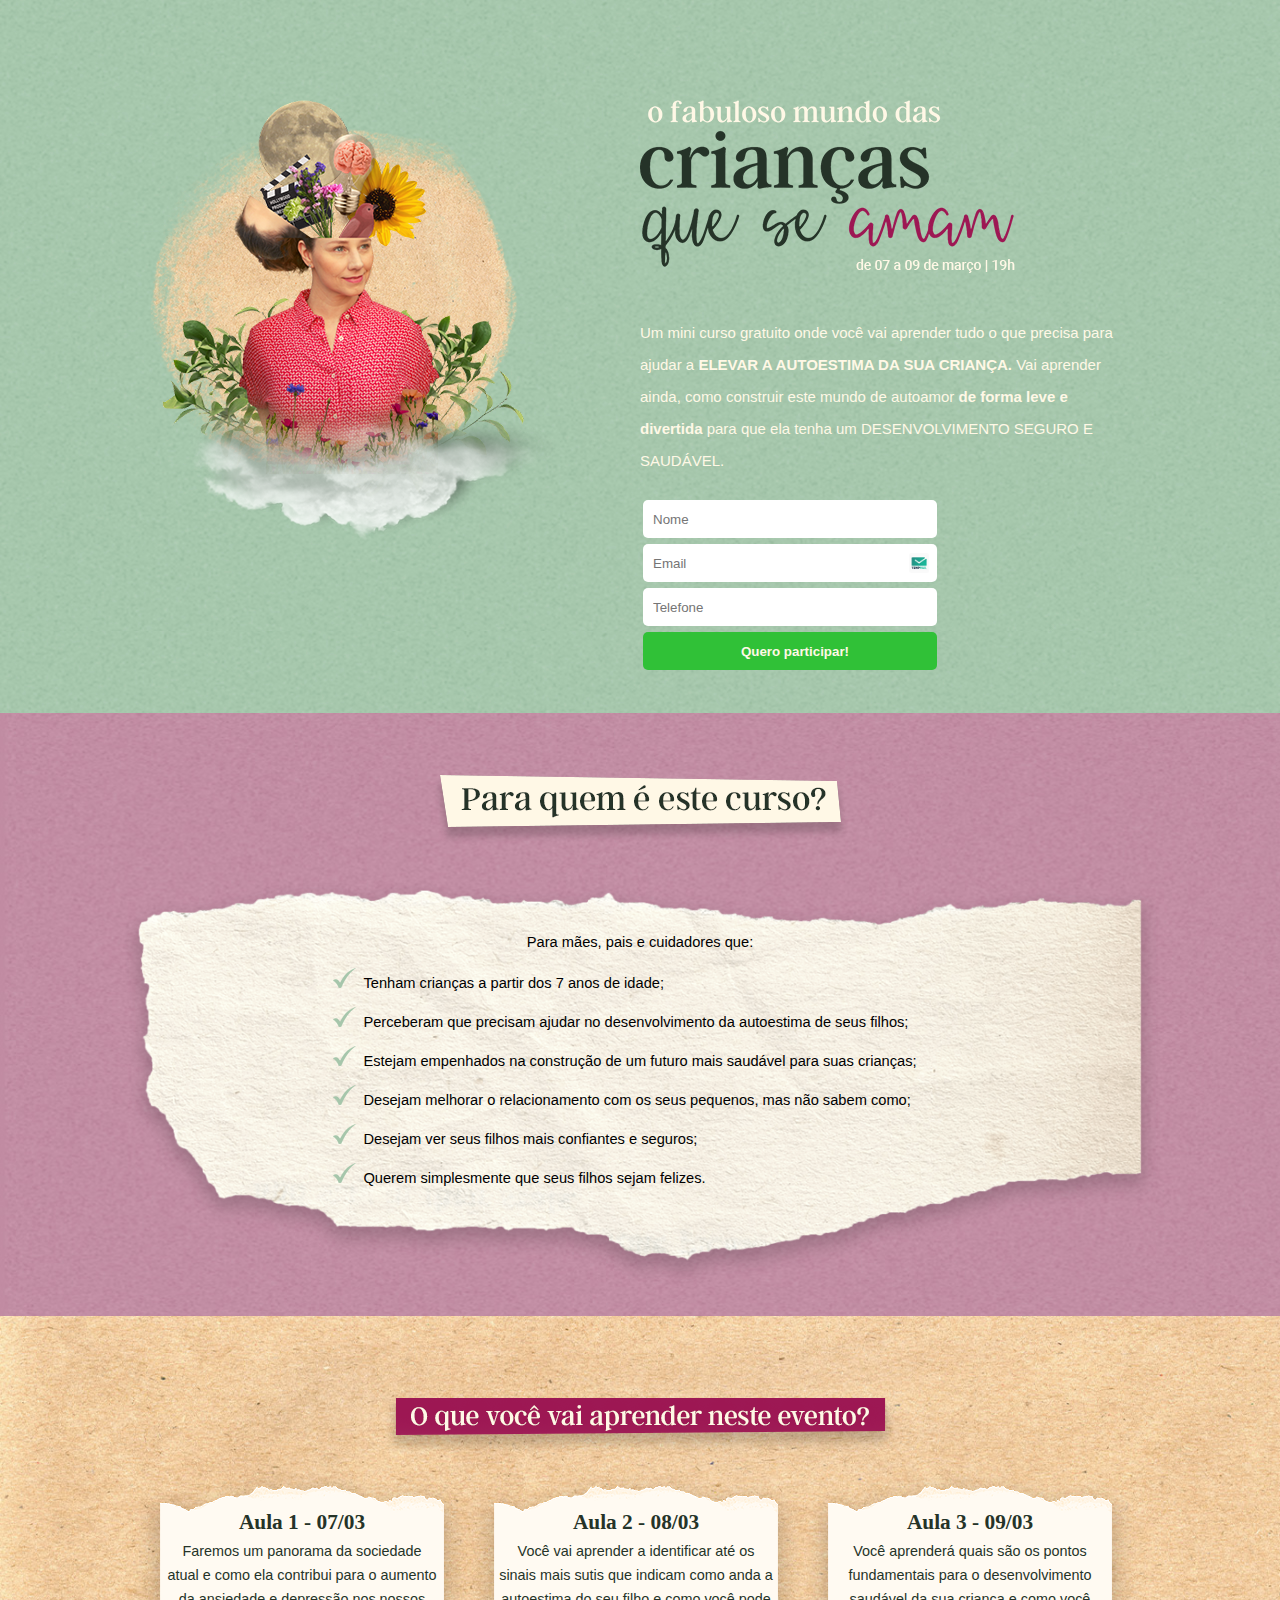
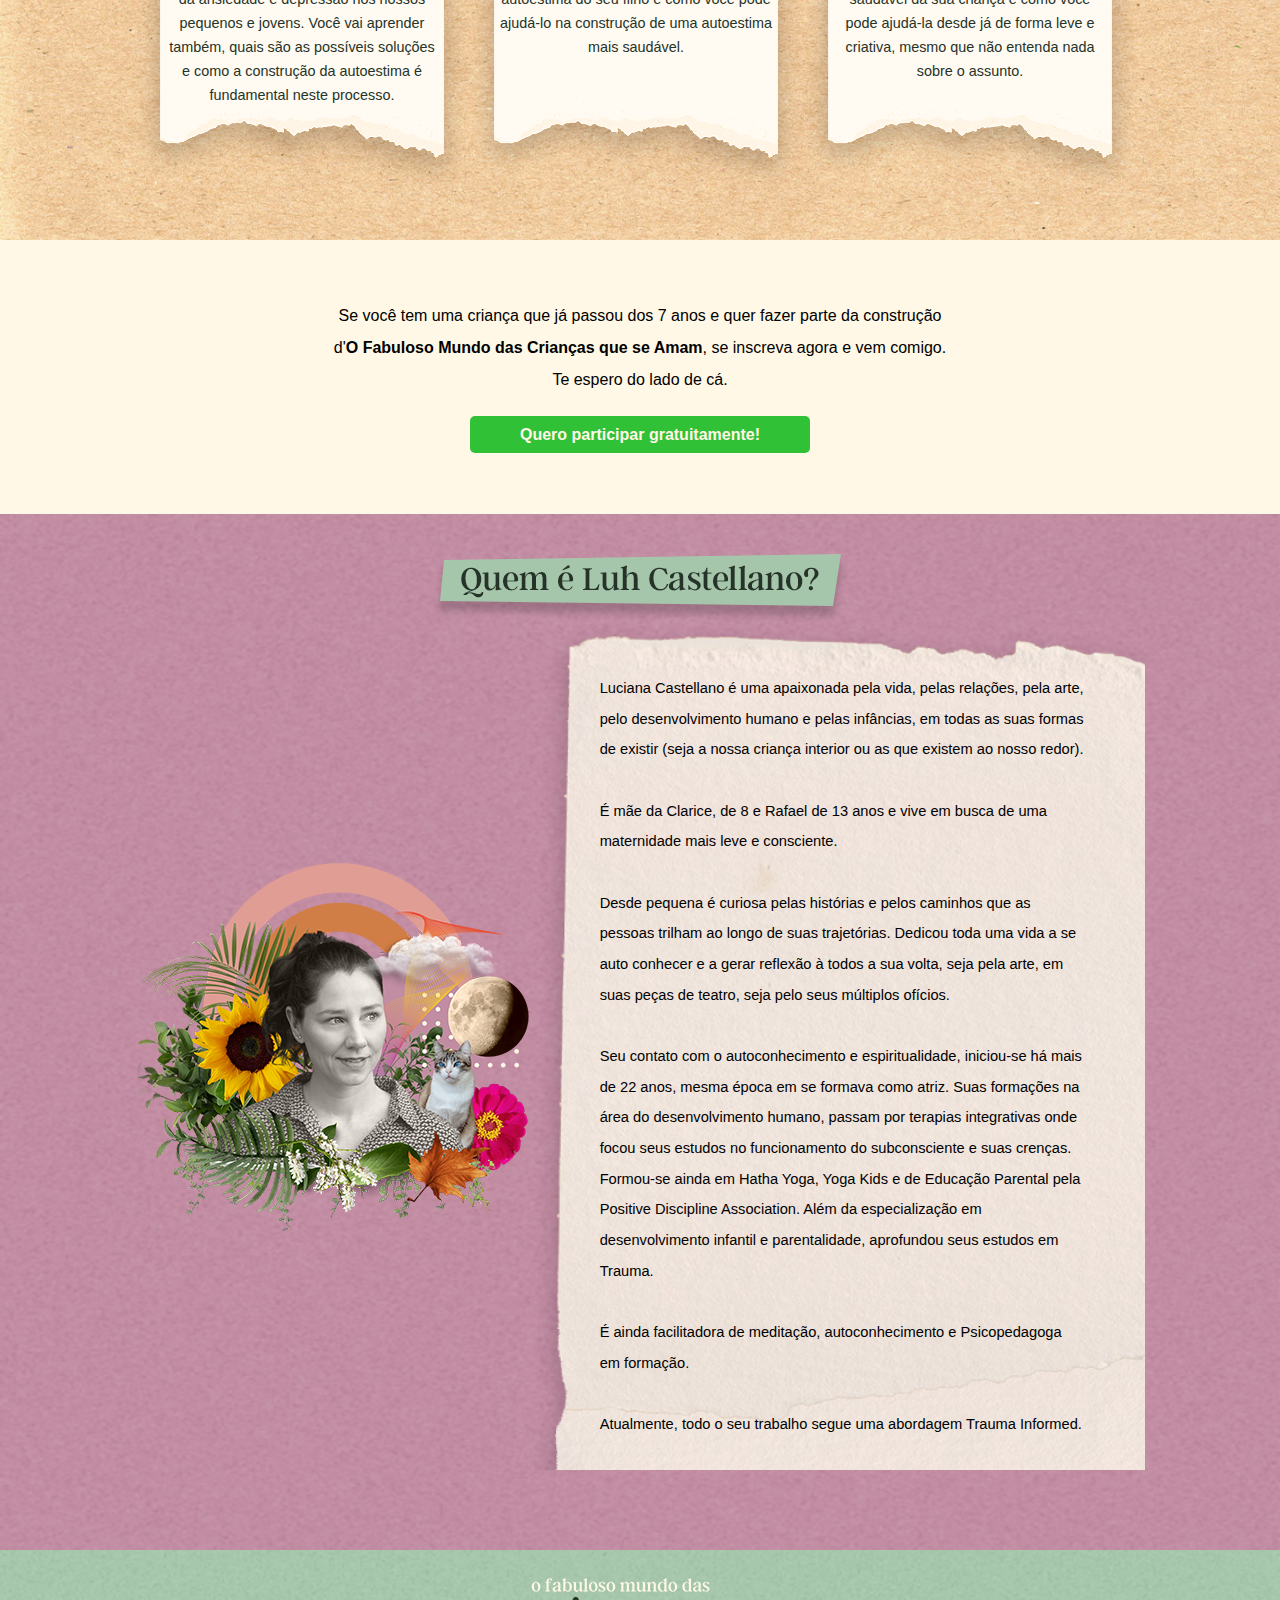
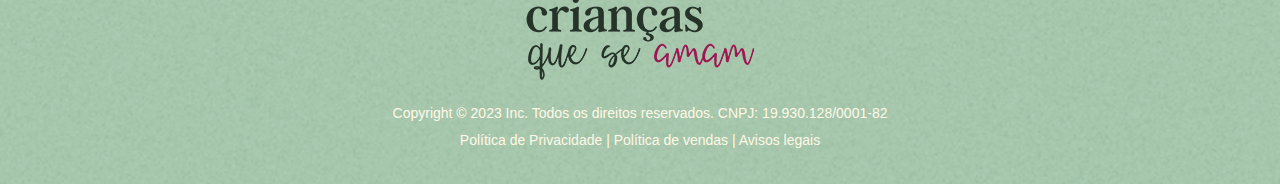
<file: index.html>
<!DOCTYPE html>
<html lang="en">
  <head>
    <meta charset="UTF-8" />
    <meta name="viewport" content="width=device-width, initial-scale=1.0" />
    <link rel="icon" type="image/png" href="./assets/images/collage-lu-2.png" />
    <title>O Fabuloso Mundo das Crianças que se Amam</title>
    <link rel="stylesheet" href="./css/styles.css" />
  </head>
  <body>
    <div class="header">
      <div class="conteudo" id="inscricao">
        <div class="collage1">
          <img
            class="imgcollage1"
            src="./assets/images/collage-lu-1.png"
            alt="luh-collage-1"
          />
        </div>
        <div class="logo">
          <div class="centerLogo">
            <img
              class="imglogo1"
              src="./assets/images/logo-1.png"
              alt="logo-1"
            />
          </div>
          <h1 class="titleHeader">
            Um mini curso gratuito onde você vai aprender tudo o que precisa
            para ajudar a <b>ELEVAR A AUTOESTIMA DA SUA CRIANÇA.</b> Vai
            aprender ainda, como construir este mundo de autoamor
            <b>de forma leve e divertida </b>para que ela tenha um
            DESENVOLVIMENTO SEGURO E SAUDÁVEL.
          </h1>
          <formulario
            ><form
              class="form"
              action="https://gmail.us12.list-manage.com/subscribe/post?u=dc71446deaa3185d66d6b079e&amp;id=57480ae7d2&amp;f_id=004db9e0f0"
              method="post"
            >
              <input type="text" name="NAME" placeholder="Nome" /><input
                type="email"
                name="EMAIL"
                placeholder="Email"
                style="
                  background-image: url('[data-uri]') !important;
                  background-repeat: no-repeat;
                  background-size: 20px;
                  background-position: 97% center;
                  cursor: auto;
                "
                data-temp-mail-org="0"
              /><input
                type="tel"
                name="TELEFONE"
                placeholder="Telefone"
              /><input
                class="btn"
                type="submit"
                value="Quero participar!"
              /></form
          ></formulario>
        </div>
      </div>
    </div>
    <section class="bg__PraQuem">
      <div class="tituloPraQuem">
        <img
          class="imgTituloPraQuem"
          src="./assets/images/titulo3.png"
          alt="Título: Pra quem é este Curso?"
        />
      </div>
      <div class="bg__Papel__PraQuem">
        <div class="textoPraQuem">
          <p class="p__ParaQuem">Para mães, pais e cuidadores que:</p>
          <br />
          <ul class="ul">
            <li>Tenham crianças a partir dos 7 anos de idade;</li>
            <br />
            <li>
              Perceberam que precisam ajudar no desenvolvimento da autoestima de
              seus filhos;
            </li>
            <br />
            <li>
              Estejam empenhados na construção de um futuro mais saudável para
              suas crianças;
            </li>
            <br />
            <li>
              Desejam melhorar o relacionamento com os seus pequenos, mas não
              sabem como;
            </li>
            <br />
            <li>Desejam ver seus filhos mais confiantes e seguros;</li>
            <br />
            <li>Querem simplesmente que seus filhos sejam felizes.</li>
          </ul>
        </div>
      </div>
    </section>
    <section class="conteudoAulas">
      <div class="conteudo2">
        <div class="titulo1">
          <img
            class="img002"
            src="./assets/images/titulo1.png"
            alt="O-que-voce-vai-aprender-neste-evento"
          />
        </div>
        <div class="aulas">
          <div class="aula1">
            <div class="pAula">
              <h2 class="h2ConteudoAulas">Aula 1 - 07/03</h2>
              <p>
                Faremos um panorama da sociedade atual e como ela contribui para
                o aumento da ansiedade e depressão nos nossos pequenos e jovens.
                Você vai aprender também, quais são as possíveis soluções e como
                a construção da autoestima é fundamental neste processo.
              </p>
            </div>
          </div>
          <div class="aula2">
            <div class="pAula">
              <h2 class="h2ConteudoAulas">Aula 2 - 08/03</h2>
              <p>
                Você vai aprender a identificar até os sinais mais sutis que
                indicam como anda a autoestima do seu filho e como você pode
                ajudá-lo na construção de uma autoestima mais saudável.
              </p>
            </div>
          </div>
          <div class="aula3">
            <div class="pAula">
              <h2 class="h2ConteudoAulas">Aula 3 - 09/03</h2>
              <p>
                Você aprenderá quais são os pontos fundamentais para o
                desenvolvimento saudável da sua criança e como você pode
                ajudá-la desde já de forma leve e criativa, mesmo que não
                entenda nada sobre o assunto.
              </p>
            </div>
          </div>
        </div>
      </div>
    </section>
    <section class="cta">
      <div class="conteudo4">
        <p class="p2">
          Se você tem uma criança que já passou dos 7 anos e quer fazer parte da
          construção <br />d'<b>O Fabuloso Mundo das Crianças que se Amam</b>,
          se inscreva agora e vem comigo.<br />
          Te espero do lado de cá.
        </p>
        <a class="btn2" href="#inscricao">Quero participar gratuitamente!</a>
      </div>
    </section>
    <section class="sobre">
      <div class="titulo2">
        <img
          class="img_itulo_sobre"
          src="./assets/images/titulo2.png"
          alt="quem-e-luh-castellano"
        />
      </div>
      <div class="conteudo3">
        <div class="collage2">
          <img
            class="img_collage"
            src="./assets/images/collage-lu-2.png"
            alt="luh-collage-2"
          />
        </div>
        <div class="textoSobre">
          <div class="p1">
            <p>
              Luciana Castellano é uma apaixonada pela vida, pelas relações,
              pela arte, pelo desenvolvimento humano e pelas infâncias, em todas
              as suas formas de existir (seja a nossa criança interior ou as que
              existem ao nosso redor).<br /><br />É mãe da Clarice, de 8 e
              Rafael de 13 anos e vive em busca de uma maternidade mais leve e
              consciente.<br /><br />Desde pequena é curiosa pelas histórias e
              pelos caminhos que as pessoas trilham ao longo de suas
              trajetórias. Dedicou toda uma vida a se auto conhecer e a gerar
              reflexão à todos a sua volta, seja pela arte, em suas peças de
              teatro, seja pelo seus múltiplos ofícios.<br /><br />Seu contato
              com o autoconhecimento e espiritualidade, iniciou-se há mais de 22
              anos, mesma época em se formava como atriz. Suas formações na área
              do desenvolvimento humano, passam por terapias integrativas onde
              focou seus estudos no funcionamento do subconsciente e suas
              crenças. Formou-se ainda em Hatha Yoga, Yoga Kids e de Educação
              Parental pela Positive Discipline Association. Além da
              especialização em desenvolvimento infantil e parentalidade,
              aprofundou seus estudos em Trauma.<br /><br />É ainda facilitadora
              de meditação, autoconhecimento e Psicopedagoga em formação.<br /><br />Atualmente,
              todo o seu trabalho segue uma abordagem Trauma Informed.<br /><br />
            </p>
          </div>
        </div>
      </div>
    </section>
    <section class="footer">
      <div class="conteudo5">
        <img class="logo2" src="./assets/images/logo-2.png" alt="logo-2" />
        <p class="p3">
          Copyright © 2023 Inc. Todos os direitos reservados. CNPJ:
          19.930.128/0001-82 <br />Política de Privacidade | Política de vendas
          | Avisos legais
        </p>
      </div>
    </section>
  </body>
</html>
</file>
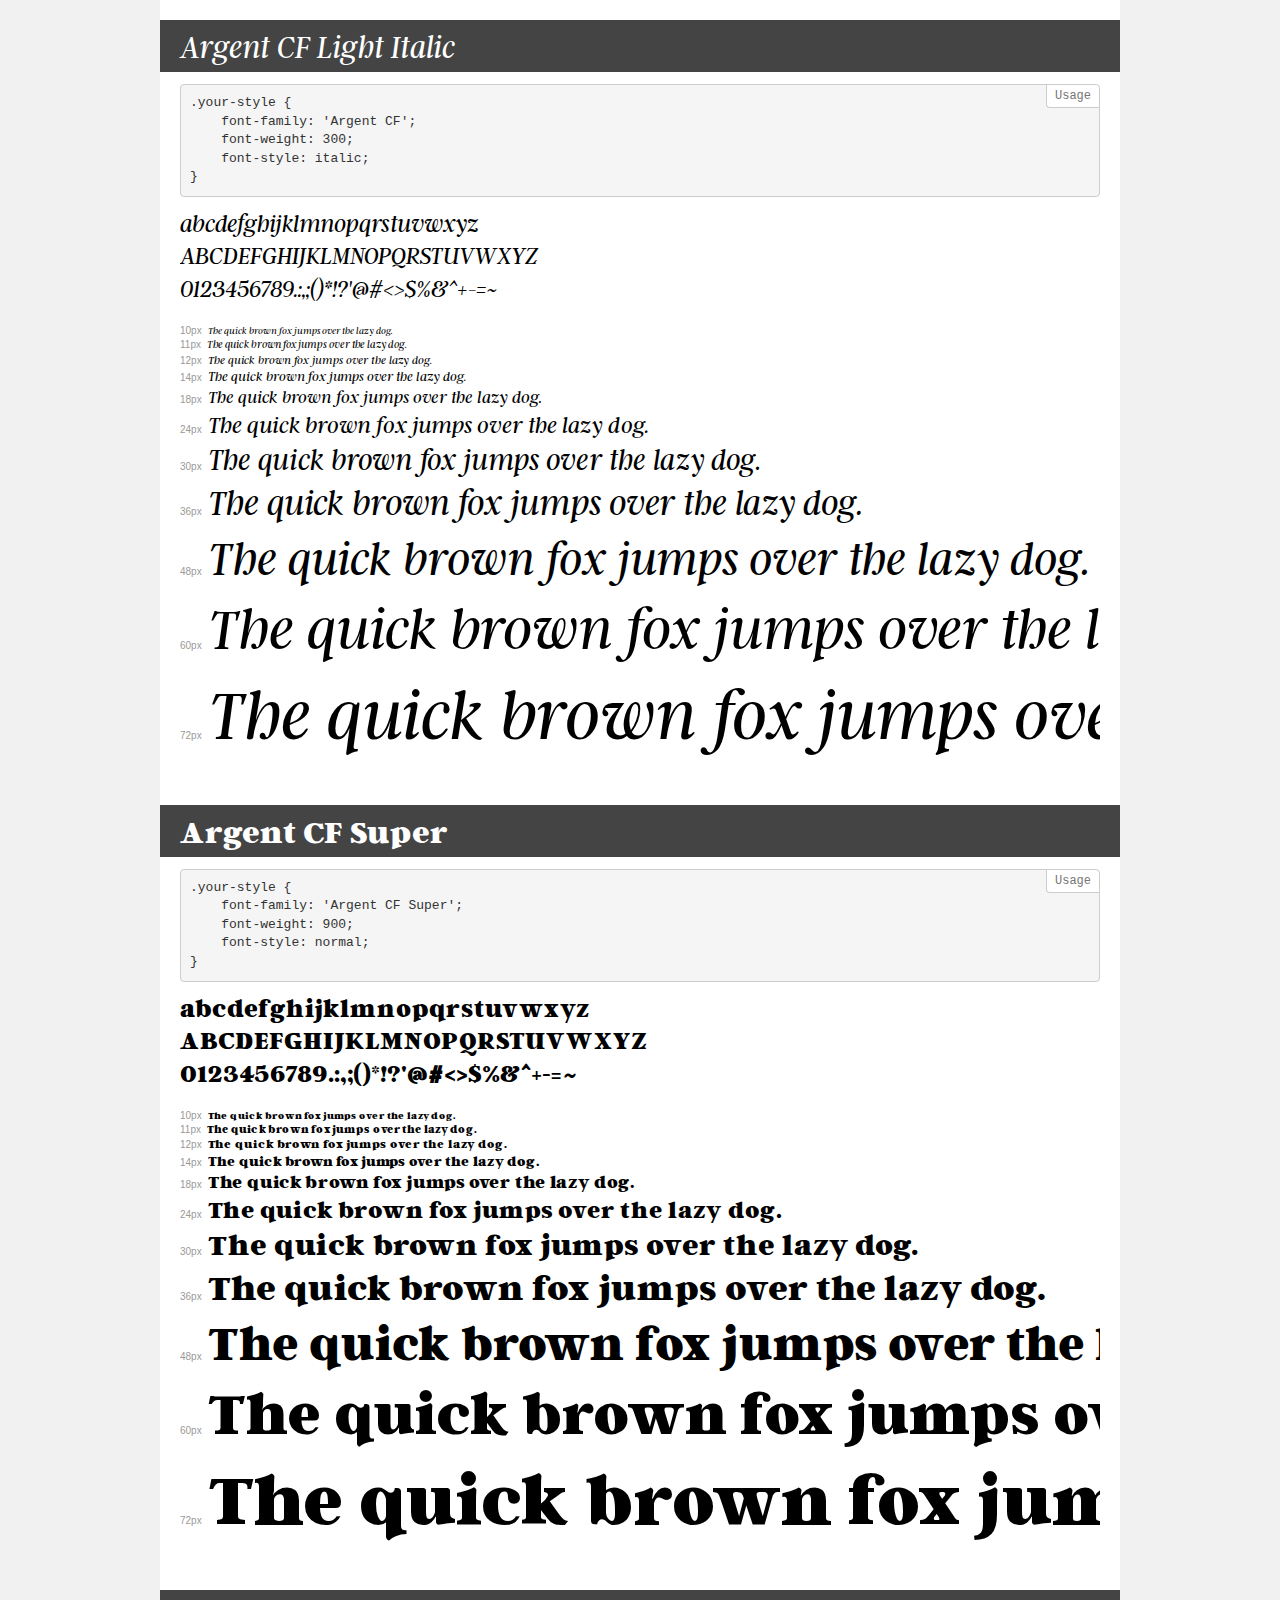
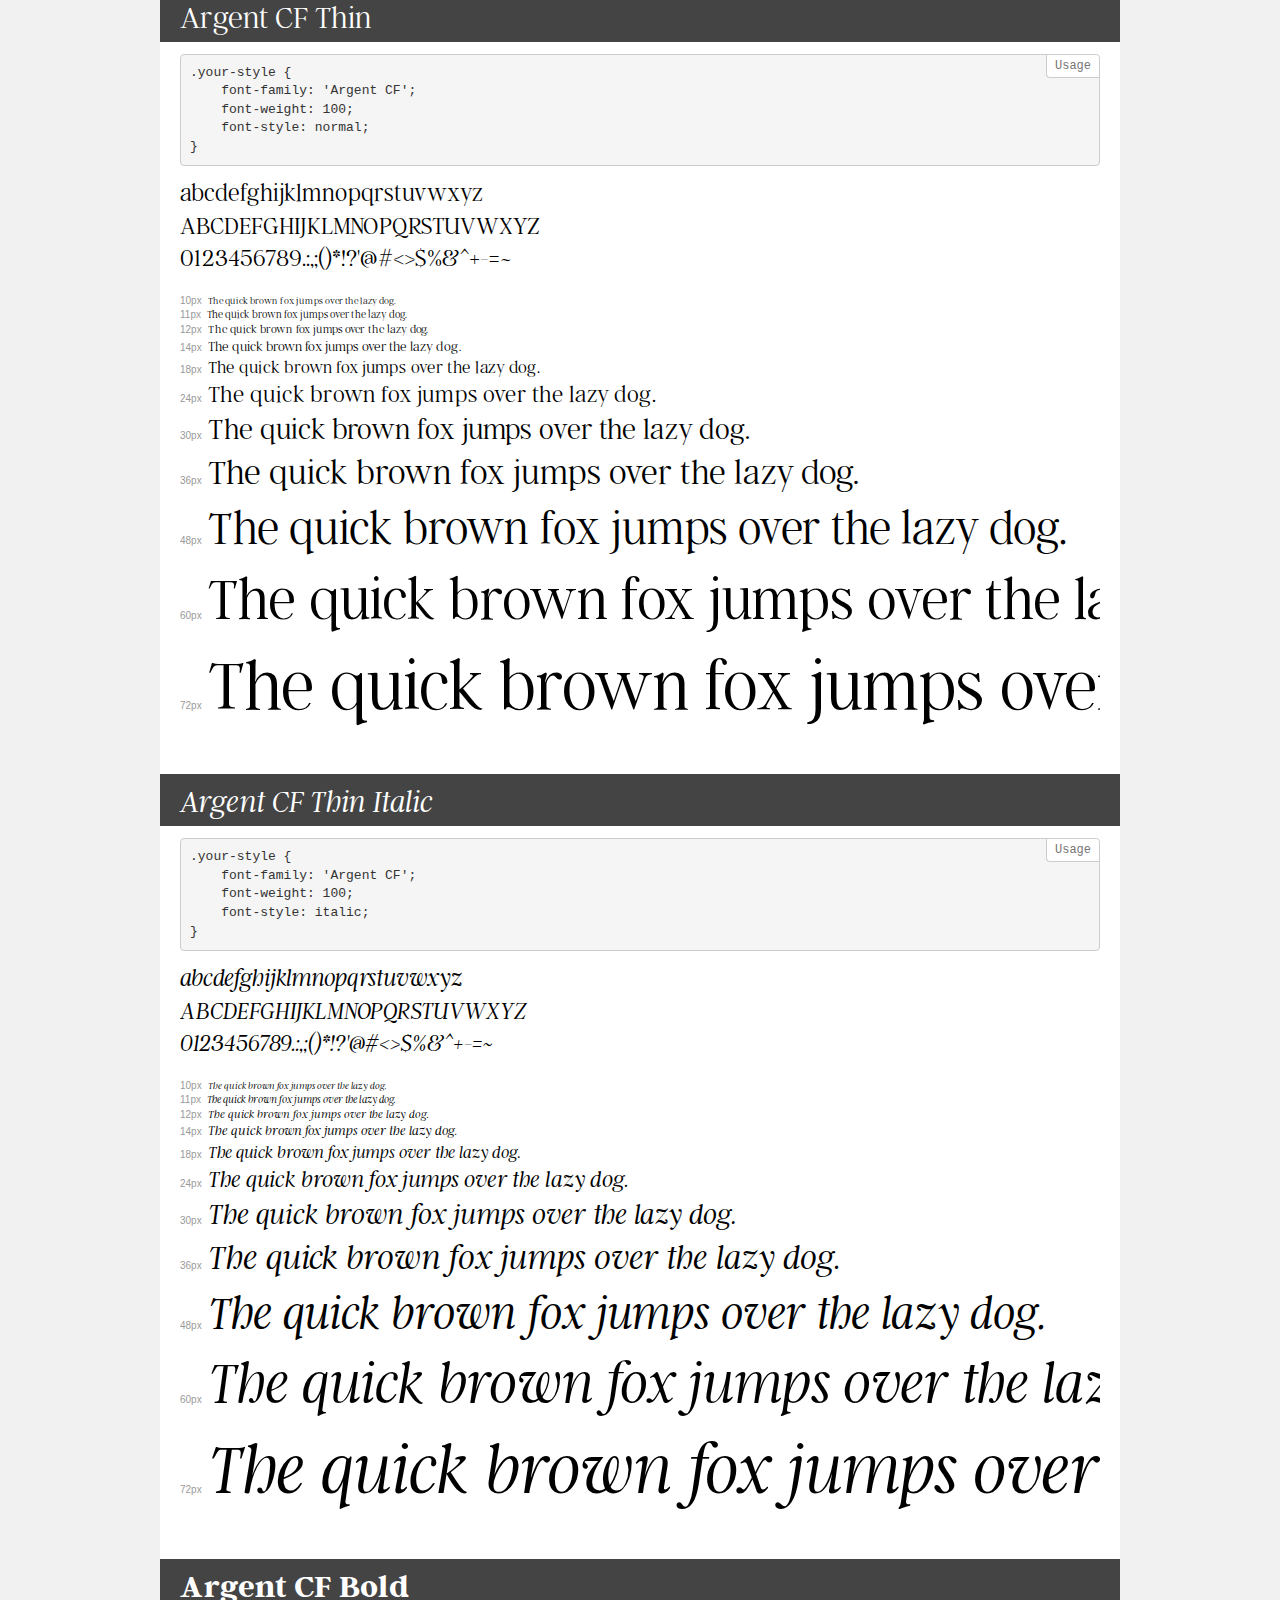
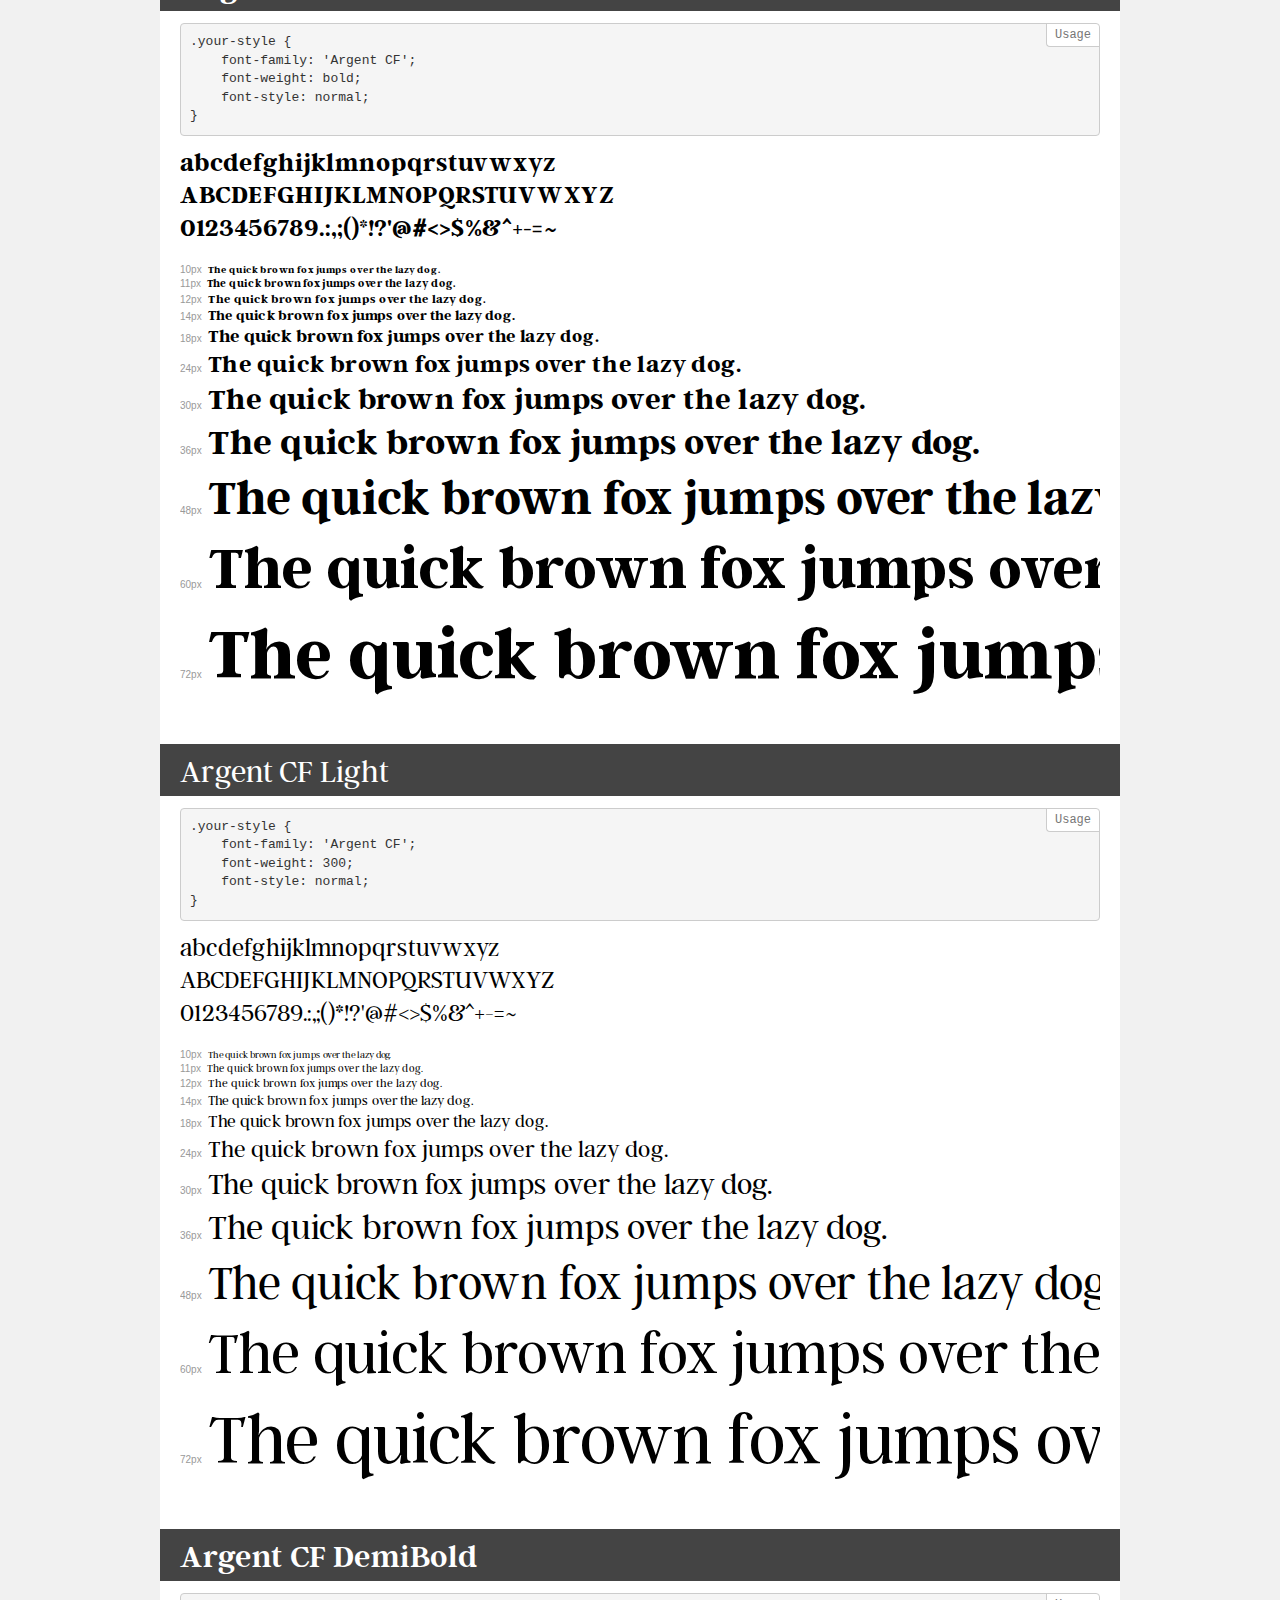
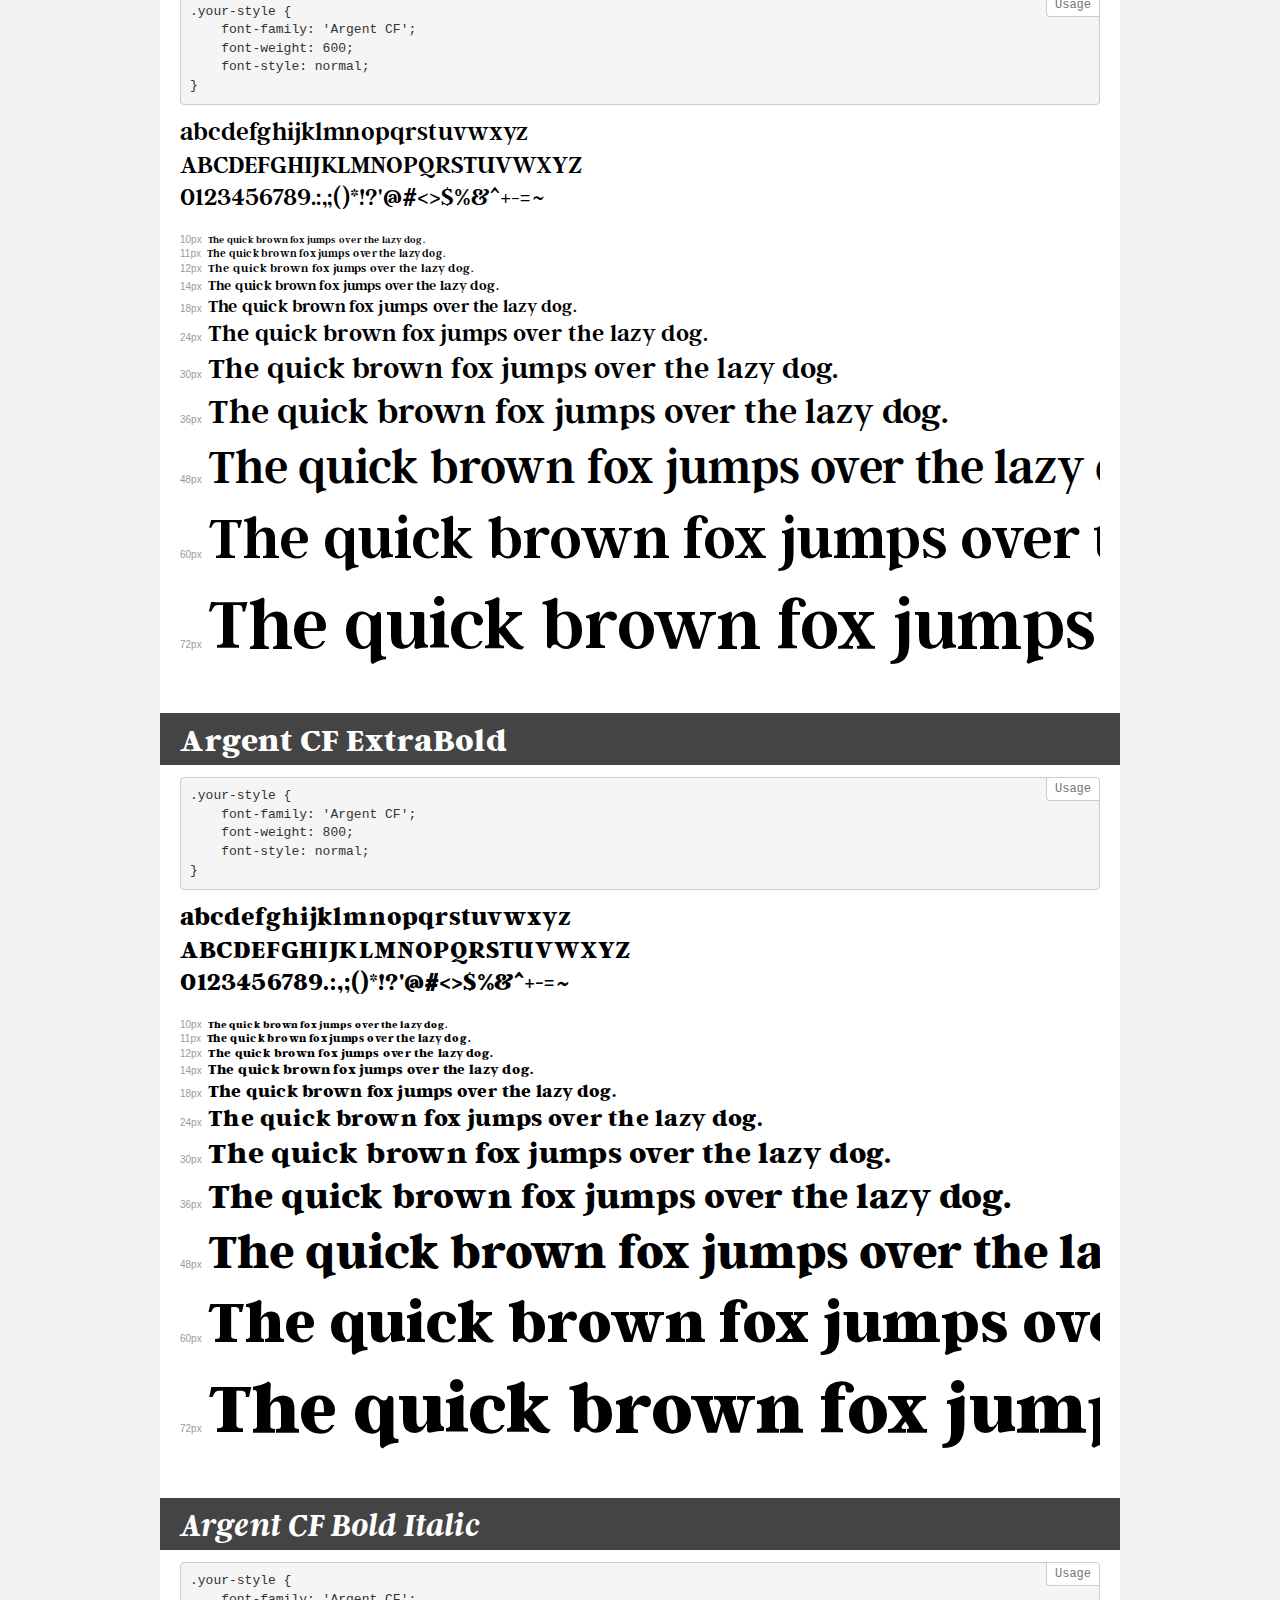
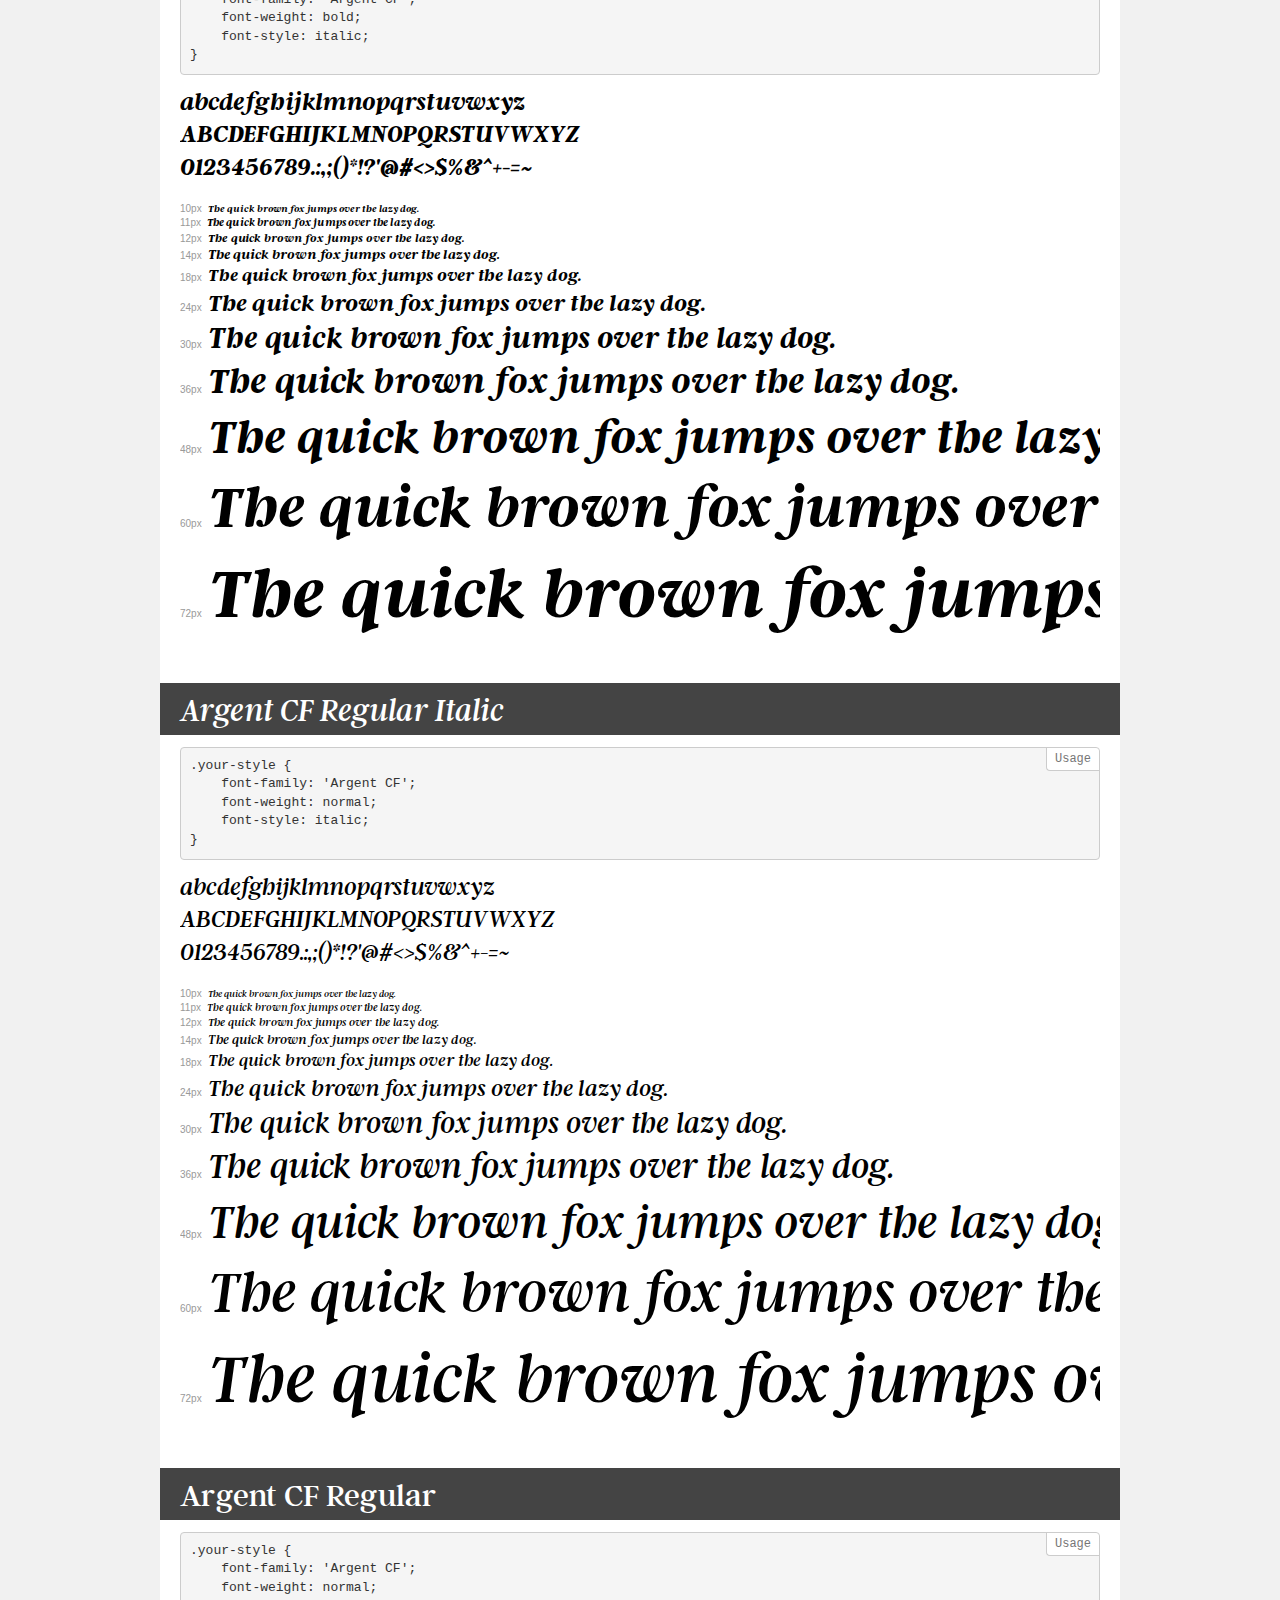
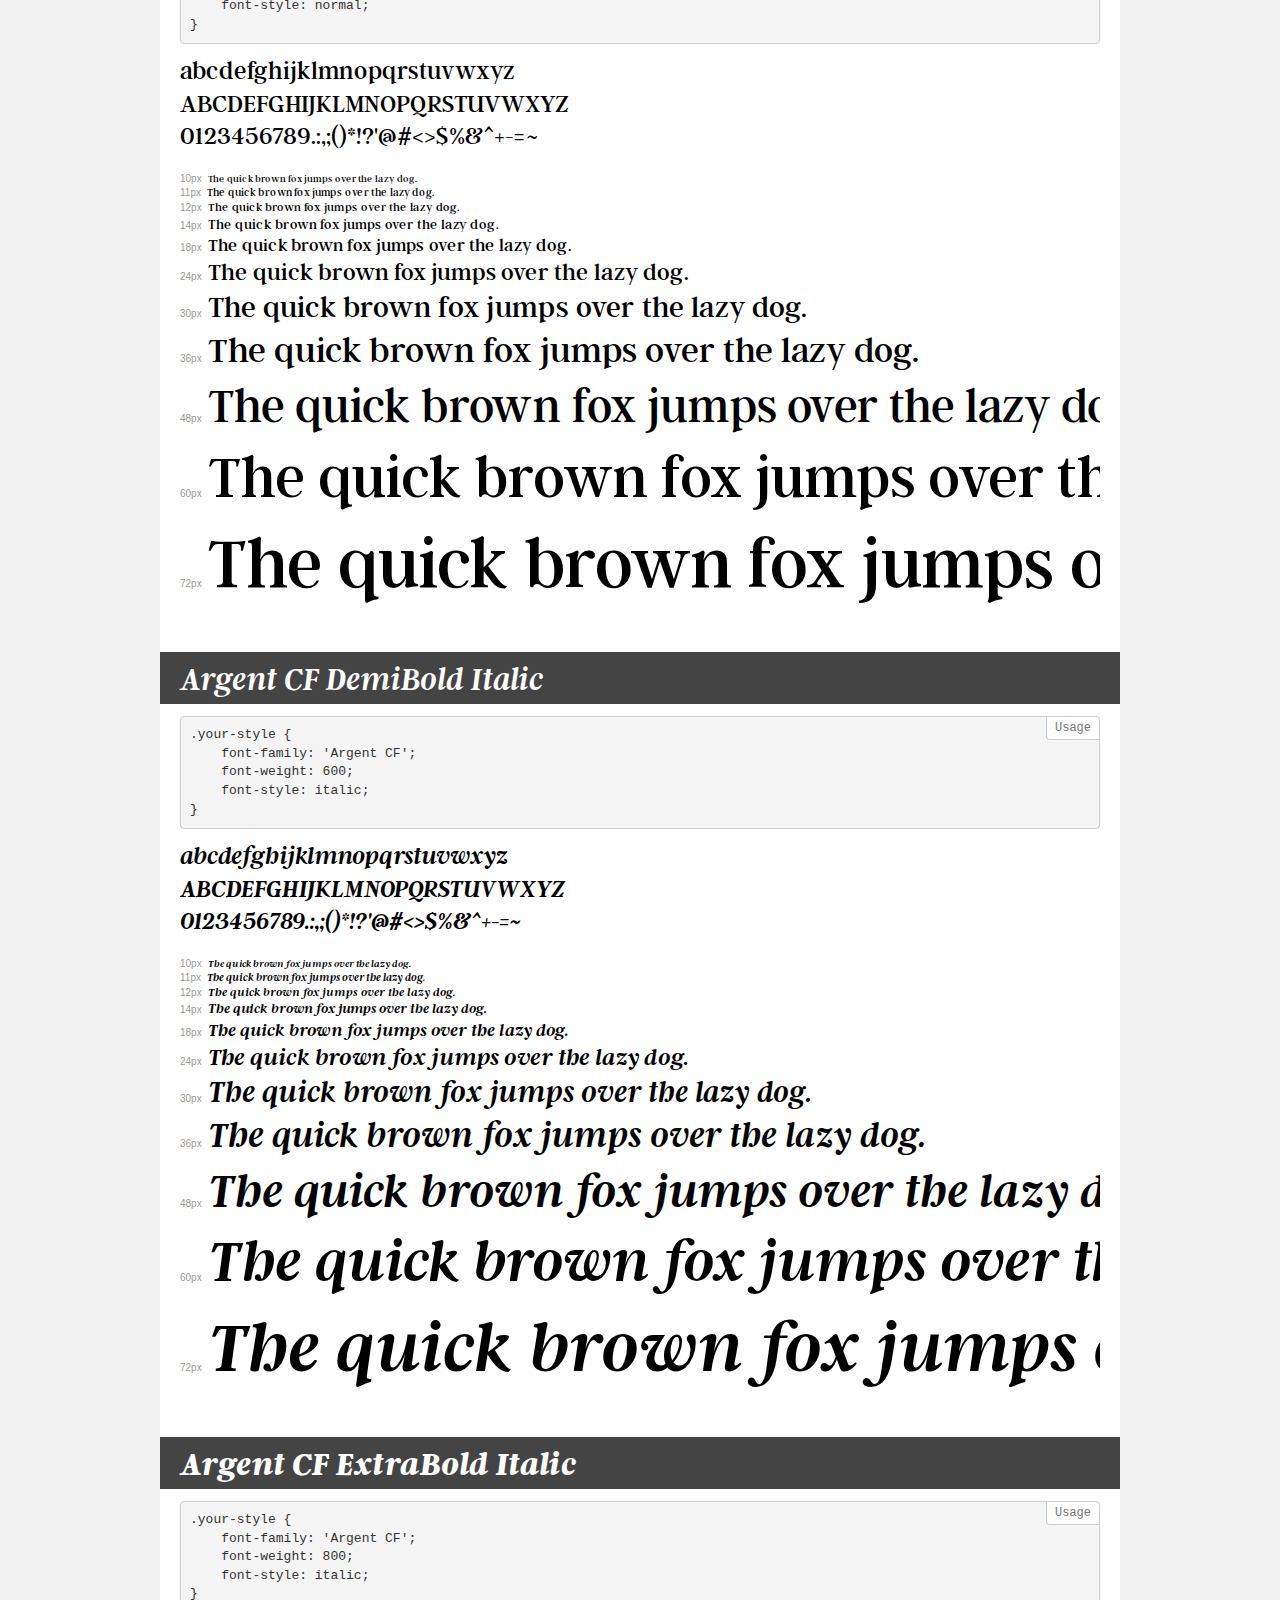
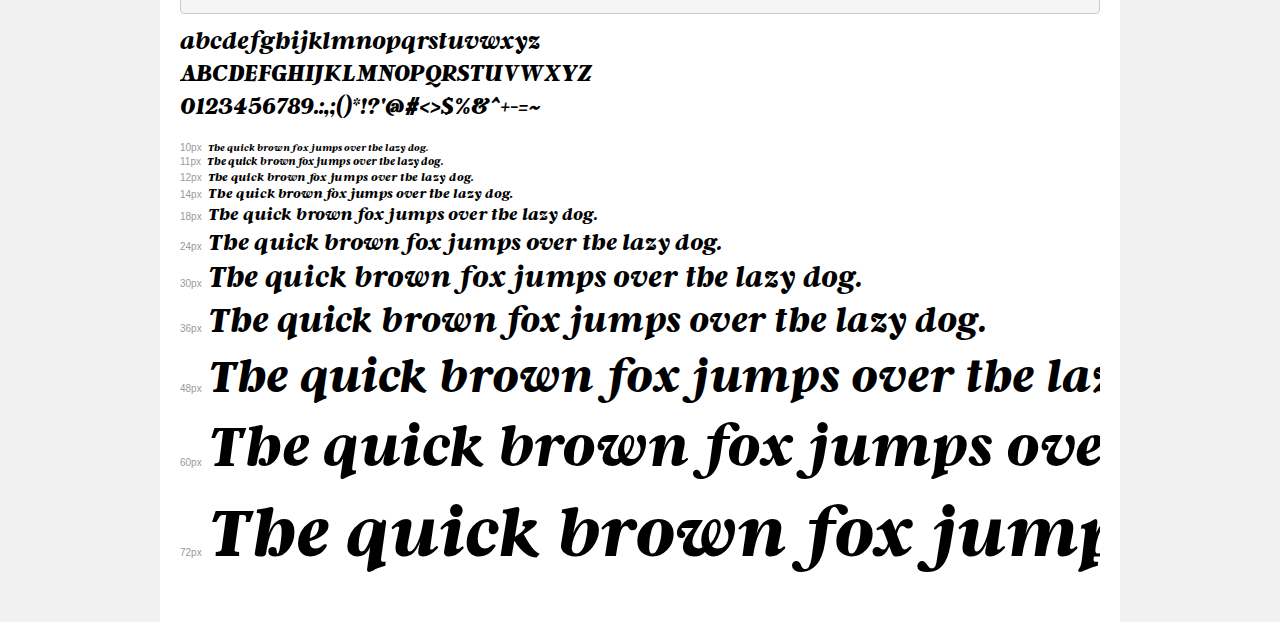
<file: assets/argent-font/demo.html>
<!DOCTYPE html>
<html>
<head>
    <meta charset="utf-8">
    <meta http-equiv="X-UA-Compatible" content="IE=edge">
    <meta name="viewport" content="width=device-width, initial-scale=1">
    <meta name="robots" content="noindex, noarchive">
    <meta name="format-detection" content="telephone=no">
    <title>Transfonter demo</title>
    <link href="stylesheet.css" rel="stylesheet">
    <style>
        /*
        http://meyerweb.com/eric/tools/css/reset/
        v2.0 | 20110126
        License: none (public domain)
        */
        html, body, div, span, applet, object, iframe,
        h1, h2, h3, h4, h5, h6, p, blockquote, pre,
        a, abbr, acronym, address, big, cite, code,
        del, dfn, em, img, ins, kbd, q, s, samp,
        small, strike, strong, sub, sup, tt, var,
        b, u, i, center,
        dl, dt, dd, ol, ul, li,
        fieldset, form, label, legend,
        table, caption, tbody, tfoot, thead, tr, th, td,
        article, aside, canvas, details, embed,
        figure, figcaption, footer, header, hgroup,
        menu, nav, output, ruby, section, summary,
        time, mark, audio, video {
            margin: 0;
            padding: 0;
            border: 0;
            font-size: 100%;
            font: inherit;
            vertical-align: baseline;
        }
        /* HTML5 display-role reset for older browsers */
        article, aside, details, figcaption, figure,
        footer, header, hgroup, menu, nav, section {
            display: block;
        }
        body {
            line-height: 1;
        }
        ol, ul {
            list-style: none;
        }
        blockquote, q {
            quotes: none;
        }
        blockquote:before, blockquote:after,
        q:before, q:after {
            content: '';
            content: none;
        }
        table {
            border-collapse: collapse;
            border-spacing: 0;
        }
        /* common styles */
        body {
            background: #f1f1f1;
            color: #000;
        }
        .page {
            background: #fff;
            width: 920px;
            margin: 0 auto;
            padding: 20px 20px 0 20px;
            overflow: hidden;
        }
        .font-container {
            overflow-x: auto;
            overflow-y: hidden;
            margin-bottom: 40px;
            line-height: 1.3;
            white-space: nowrap;
            padding-bottom: 5px;
        }
        h1 {
            position: relative;
            background: #444;
            font-size: 32px;
            color: #fff;
            padding: 10px 20px;
            margin: 0 -20px 12px -20px;
        }
        .letters {
            font-size: 25px;
            margin-bottom: 20px;
        }
        .s10:before {
            content: '10px';
        }
        .s11:before {
            content: '11px';
        }
        .s12:before {
            content: '12px';
        }
        .s14:before {
            content: '14px';
        }
        .s18:before {
            content: '18px';
        }
        .s24:before {
            content: '24px';
        }
        .s30:before {
            content: '30px';
        }
        .s36:before {
            content: '36px';
        }
        .s48:before {
            content: '48px';
        }
        .s60:before {
            content: '60px';
        }
        .s72:before {
            content: '72px';
        }
        .s10:before, .s11:before, .s12:before, .s14:before,
        .s18:before, .s24:before, .s30:before, .s36:before,
        .s48:before, .s60:before, .s72:before {
            font-family: Arial, sans-serif;
            font-size: 10px;
            font-weight: normal;
            font-style: normal;
            color: #999;
            padding-right: 6px;
        }
        pre {
            display: block;
            position: relative;
            padding: 9px;
            margin: 0 0 10px;
            font-family: Monaco, Menlo, Consolas, "Courier New", monospace !important;
            font-size: 13px;
            line-height: 1.428571429;
            color: #333;
            font-weight: normal !important;
            font-style: normal !important;
            background-color: #f5f5f5;
            border: 1px solid #ccc;
            overflow-x: auto;
            border-radius: 4px;
        }
        pre:after {
            display: block;
            position: absolute;
            right: 0;
            top: 0;
            content: 'Usage';
            line-height: 1;
            padding: 5px 8px;
            font-size: 12px;
            color: #767676;
            background-color: #fff;
            border: 1px solid #ccc;
            border-right: none;
            border-top: none;
            border-radius: 0 4px 0 4px;
            z-index: 10;
        }
        /* responsive */
        @media (max-width: 959px) {
            .page {
                width: auto;
                margin: 0;
            }
        }
    </style>
</head>
<body>
<div class="page">
    <div class="demo" style="font-family: 'Argent CF'; font-weight: 300; font-style: italic;">
        <h1>Argent CF Light Italic</h1>
        <pre>.your-style {
    font-family: 'Argent CF';
    font-weight: 300;
    font-style: italic;
}</pre>
        <div class="font-container">
            <p class="letters">
                abcdefghijklmnopqrstuvwxyz<br>
ABCDEFGHIJKLMNOPQRSTUVWXYZ<br>
                0123456789.:,;()*!?'@#<>$%&^+-=~
            </p>
            <p class="s10" style="font-size: 10px;">The quick brown fox jumps over the lazy dog.</p>
            <p class="s11" style="font-size: 11px;">The quick brown fox jumps over the lazy dog.</p>
            <p class="s12" style="font-size: 12px;">The quick brown fox jumps over the lazy dog.</p>
            <p class="s14" style="font-size: 14px;">The quick brown fox jumps over the lazy dog.</p>
            <p class="s18" style="font-size: 18px;">The quick brown fox jumps over the lazy dog.</p>
            <p class="s24" style="font-size: 24px;">The quick brown fox jumps over the lazy dog.</p>
            <p class="s30" style="font-size: 30px;">The quick brown fox jumps over the lazy dog.</p>
            <p class="s36" style="font-size: 36px;">The quick brown fox jumps over the lazy dog.</p>
            <p class="s48" style="font-size: 48px;">The quick brown fox jumps over the lazy dog.</p>
            <p class="s60" style="font-size: 60px;">The quick brown fox jumps over the lazy dog.</p>
            <p class="s72" style="font-size: 72px;">The quick brown fox jumps over the lazy dog.</p>
        </div>
    </div>
    <div class="demo" style="font-family: 'Argent CF Super'; font-weight: 900; font-style: normal;">
        <h1>Argent CF Super</h1>
        <pre>.your-style {
    font-family: 'Argent CF Super';
    font-weight: 900;
    font-style: normal;
}</pre>
        <div class="font-container">
            <p class="letters">
                abcdefghijklmnopqrstuvwxyz<br>
ABCDEFGHIJKLMNOPQRSTUVWXYZ<br>
                0123456789.:,;()*!?'@#<>$%&^+-=~
            </p>
            <p class="s10" style="font-size: 10px;">The quick brown fox jumps over the lazy dog.</p>
            <p class="s11" style="font-size: 11px;">The quick brown fox jumps over the lazy dog.</p>
            <p class="s12" style="font-size: 12px;">The quick brown fox jumps over the lazy dog.</p>
            <p class="s14" style="font-size: 14px;">The quick brown fox jumps over the lazy dog.</p>
            <p class="s18" style="font-size: 18px;">The quick brown fox jumps over the lazy dog.</p>
            <p class="s24" style="font-size: 24px;">The quick brown fox jumps over the lazy dog.</p>
            <p class="s30" style="font-size: 30px;">The quick brown fox jumps over the lazy dog.</p>
            <p class="s36" style="font-size: 36px;">The quick brown fox jumps over the lazy dog.</p>
            <p class="s48" style="font-size: 48px;">The quick brown fox jumps over the lazy dog.</p>
            <p class="s60" style="font-size: 60px;">The quick brown fox jumps over the lazy dog.</p>
            <p class="s72" style="font-size: 72px;">The quick brown fox jumps over the lazy dog.</p>
        </div>
    </div>
    <div class="demo" style="font-family: 'Argent CF'; font-weight: 100; font-style: normal;">
        <h1>Argent CF Thin</h1>
        <pre>.your-style {
    font-family: 'Argent CF';
    font-weight: 100;
    font-style: normal;
}</pre>
        <div class="font-container">
            <p class="letters">
                abcdefghijklmnopqrstuvwxyz<br>
ABCDEFGHIJKLMNOPQRSTUVWXYZ<br>
                0123456789.:,;()*!?'@#<>$%&^+-=~
            </p>
            <p class="s10" style="font-size: 10px;">The quick brown fox jumps over the lazy dog.</p>
            <p class="s11" style="font-size: 11px;">The quick brown fox jumps over the lazy dog.</p>
            <p class="s12" style="font-size: 12px;">The quick brown fox jumps over the lazy dog.</p>
            <p class="s14" style="font-size: 14px;">The quick brown fox jumps over the lazy dog.</p>
            <p class="s18" style="font-size: 18px;">The quick brown fox jumps over the lazy dog.</p>
            <p class="s24" style="font-size: 24px;">The quick brown fox jumps over the lazy dog.</p>
            <p class="s30" style="font-size: 30px;">The quick brown fox jumps over the lazy dog.</p>
            <p class="s36" style="font-size: 36px;">The quick brown fox jumps over the lazy dog.</p>
            <p class="s48" style="font-size: 48px;">The quick brown fox jumps over the lazy dog.</p>
            <p class="s60" style="font-size: 60px;">The quick brown fox jumps over the lazy dog.</p>
            <p class="s72" style="font-size: 72px;">The quick brown fox jumps over the lazy dog.</p>
        </div>
    </div>
    <div class="demo" style="font-family: 'Argent CF'; font-weight: 100; font-style: italic;">
        <h1>Argent CF Thin Italic</h1>
        <pre>.your-style {
    font-family: 'Argent CF';
    font-weight: 100;
    font-style: italic;
}</pre>
        <div class="font-container">
            <p class="letters">
                abcdefghijklmnopqrstuvwxyz<br>
ABCDEFGHIJKLMNOPQRSTUVWXYZ<br>
                0123456789.:,;()*!?'@#<>$%&^+-=~
            </p>
            <p class="s10" style="font-size: 10px;">The quick brown fox jumps over the lazy dog.</p>
            <p class="s11" style="font-size: 11px;">The quick brown fox jumps over the lazy dog.</p>
            <p class="s12" style="font-size: 12px;">The quick brown fox jumps over the lazy dog.</p>
            <p class="s14" style="font-size: 14px;">The quick brown fox jumps over the lazy dog.</p>
            <p class="s18" style="font-size: 18px;">The quick brown fox jumps over the lazy dog.</p>
            <p class="s24" style="font-size: 24px;">The quick brown fox jumps over the lazy dog.</p>
            <p class="s30" style="font-size: 30px;">The quick brown fox jumps over the lazy dog.</p>
            <p class="s36" style="font-size: 36px;">The quick brown fox jumps over the lazy dog.</p>
            <p class="s48" style="font-size: 48px;">The quick brown fox jumps over the lazy dog.</p>
            <p class="s60" style="font-size: 60px;">The quick brown fox jumps over the lazy dog.</p>
            <p class="s72" style="font-size: 72px;">The quick brown fox jumps over the lazy dog.</p>
        </div>
    </div>
    <div class="demo" style="font-family: 'Argent CF'; font-weight: bold; font-style: normal;">
        <h1>Argent CF Bold</h1>
        <pre>.your-style {
    font-family: 'Argent CF';
    font-weight: bold;
    font-style: normal;
}</pre>
        <div class="font-container">
            <p class="letters">
                abcdefghijklmnopqrstuvwxyz<br>
ABCDEFGHIJKLMNOPQRSTUVWXYZ<br>
                0123456789.:,;()*!?'@#<>$%&^+-=~
            </p>
            <p class="s10" style="font-size: 10px;">The quick brown fox jumps over the lazy dog.</p>
            <p class="s11" style="font-size: 11px;">The quick brown fox jumps over the lazy dog.</p>
            <p class="s12" style="font-size: 12px;">The quick brown fox jumps over the lazy dog.</p>
            <p class="s14" style="font-size: 14px;">The quick brown fox jumps over the lazy dog.</p>
            <p class="s18" style="font-size: 18px;">The quick brown fox jumps over the lazy dog.</p>
            <p class="s24" style="font-size: 24px;">The quick brown fox jumps over the lazy dog.</p>
            <p class="s30" style="font-size: 30px;">The quick brown fox jumps over the lazy dog.</p>
            <p class="s36" style="font-size: 36px;">The quick brown fox jumps over the lazy dog.</p>
            <p class="s48" style="font-size: 48px;">The quick brown fox jumps over the lazy dog.</p>
            <p class="s60" style="font-size: 60px;">The quick brown fox jumps over the lazy dog.</p>
            <p class="s72" style="font-size: 72px;">The quick brown fox jumps over the lazy dog.</p>
        </div>
    </div>
    <div class="demo" style="font-family: 'Argent CF'; font-weight: 300; font-style: normal;">
        <h1>Argent CF Light</h1>
        <pre>.your-style {
    font-family: 'Argent CF';
    font-weight: 300;
    font-style: normal;
}</pre>
        <div class="font-container">
            <p class="letters">
                abcdefghijklmnopqrstuvwxyz<br>
ABCDEFGHIJKLMNOPQRSTUVWXYZ<br>
                0123456789.:,;()*!?'@#<>$%&^+-=~
            </p>
            <p class="s10" style="font-size: 10px;">The quick brown fox jumps over the lazy dog.</p>
            <p class="s11" style="font-size: 11px;">The quick brown fox jumps over the lazy dog.</p>
            <p class="s12" style="font-size: 12px;">The quick brown fox jumps over the lazy dog.</p>
            <p class="s14" style="font-size: 14px;">The quick brown fox jumps over the lazy dog.</p>
            <p class="s18" style="font-size: 18px;">The quick brown fox jumps over the lazy dog.</p>
            <p class="s24" style="font-size: 24px;">The quick brown fox jumps over the lazy dog.</p>
            <p class="s30" style="font-size: 30px;">The quick brown fox jumps over the lazy dog.</p>
            <p class="s36" style="font-size: 36px;">The quick brown fox jumps over the lazy dog.</p>
            <p class="s48" style="font-size: 48px;">The quick brown fox jumps over the lazy dog.</p>
            <p class="s60" style="font-size: 60px;">The quick brown fox jumps over the lazy dog.</p>
            <p class="s72" style="font-size: 72px;">The quick brown fox jumps over the lazy dog.</p>
        </div>
    </div>
    <div class="demo" style="font-family: 'Argent CF'; font-weight: 600; font-style: normal;">
        <h1>Argent CF DemiBold</h1>
        <pre>.your-style {
    font-family: 'Argent CF';
    font-weight: 600;
    font-style: normal;
}</pre>
        <div class="font-container">
            <p class="letters">
                abcdefghijklmnopqrstuvwxyz<br>
ABCDEFGHIJKLMNOPQRSTUVWXYZ<br>
                0123456789.:,;()*!?'@#<>$%&^+-=~
            </p>
            <p class="s10" style="font-size: 10px;">The quick brown fox jumps over the lazy dog.</p>
            <p class="s11" style="font-size: 11px;">The quick brown fox jumps over the lazy dog.</p>
            <p class="s12" style="font-size: 12px;">The quick brown fox jumps over the lazy dog.</p>
            <p class="s14" style="font-size: 14px;">The quick brown fox jumps over the lazy dog.</p>
            <p class="s18" style="font-size: 18px;">The quick brown fox jumps over the lazy dog.</p>
            <p class="s24" style="font-size: 24px;">The quick brown fox jumps over the lazy dog.</p>
            <p class="s30" style="font-size: 30px;">The quick brown fox jumps over the lazy dog.</p>
            <p class="s36" style="font-size: 36px;">The quick brown fox jumps over the lazy dog.</p>
            <p class="s48" style="font-size: 48px;">The quick brown fox jumps over the lazy dog.</p>
            <p class="s60" style="font-size: 60px;">The quick brown fox jumps over the lazy dog.</p>
            <p class="s72" style="font-size: 72px;">The quick brown fox jumps over the lazy dog.</p>
        </div>
    </div>
    <div class="demo" style="font-family: 'Argent CF'; font-weight: 800; font-style: normal;">
        <h1>Argent CF ExtraBold</h1>
        <pre>.your-style {
    font-family: 'Argent CF';
    font-weight: 800;
    font-style: normal;
}</pre>
        <div class="font-container">
            <p class="letters">
                abcdefghijklmnopqrstuvwxyz<br>
ABCDEFGHIJKLMNOPQRSTUVWXYZ<br>
                0123456789.:,;()*!?'@#<>$%&^+-=~
            </p>
            <p class="s10" style="font-size: 10px;">The quick brown fox jumps over the lazy dog.</p>
            <p class="s11" style="font-size: 11px;">The quick brown fox jumps over the lazy dog.</p>
            <p class="s12" style="font-size: 12px;">The quick brown fox jumps over the lazy dog.</p>
            <p class="s14" style="font-size: 14px;">The quick brown fox jumps over the lazy dog.</p>
            <p class="s18" style="font-size: 18px;">The quick brown fox jumps over the lazy dog.</p>
            <p class="s24" style="font-size: 24px;">The quick brown fox jumps over the lazy dog.</p>
            <p class="s30" style="font-size: 30px;">The quick brown fox jumps over the lazy dog.</p>
            <p class="s36" style="font-size: 36px;">The quick brown fox jumps over the lazy dog.</p>
            <p class="s48" style="font-size: 48px;">The quick brown fox jumps over the lazy dog.</p>
            <p class="s60" style="font-size: 60px;">The quick brown fox jumps over the lazy dog.</p>
            <p class="s72" style="font-size: 72px;">The quick brown fox jumps over the lazy dog.</p>
        </div>
    </div>
    <div class="demo" style="font-family: 'Argent CF'; font-weight: bold; font-style: italic;">
        <h1>Argent CF Bold Italic</h1>
        <pre>.your-style {
    font-family: 'Argent CF';
    font-weight: bold;
    font-style: italic;
}</pre>
        <div class="font-container">
            <p class="letters">
                abcdefghijklmnopqrstuvwxyz<br>
ABCDEFGHIJKLMNOPQRSTUVWXYZ<br>
                0123456789.:,;()*!?'@#<>$%&^+-=~
            </p>
            <p class="s10" style="font-size: 10px;">The quick brown fox jumps over the lazy dog.</p>
            <p class="s11" style="font-size: 11px;">The quick brown fox jumps over the lazy dog.</p>
            <p class="s12" style="font-size: 12px;">The quick brown fox jumps over the lazy dog.</p>
            <p class="s14" style="font-size: 14px;">The quick brown fox jumps over the lazy dog.</p>
            <p class="s18" style="font-size: 18px;">The quick brown fox jumps over the lazy dog.</p>
            <p class="s24" style="font-size: 24px;">The quick brown fox jumps over the lazy dog.</p>
            <p class="s30" style="font-size: 30px;">The quick brown fox jumps over the lazy dog.</p>
            <p class="s36" style="font-size: 36px;">The quick brown fox jumps over the lazy dog.</p>
            <p class="s48" style="font-size: 48px;">The quick brown fox jumps over the lazy dog.</p>
            <p class="s60" style="font-size: 60px;">The quick brown fox jumps over the lazy dog.</p>
            <p class="s72" style="font-size: 72px;">The quick brown fox jumps over the lazy dog.</p>
        </div>
    </div>
    <div class="demo" style="font-family: 'Argent CF'; font-weight: normal; font-style: italic;">
        <h1>Argent CF Regular Italic</h1>
        <pre>.your-style {
    font-family: 'Argent CF';
    font-weight: normal;
    font-style: italic;
}</pre>
        <div class="font-container">
            <p class="letters">
                abcdefghijklmnopqrstuvwxyz<br>
ABCDEFGHIJKLMNOPQRSTUVWXYZ<br>
                0123456789.:,;()*!?'@#<>$%&^+-=~
            </p>
            <p class="s10" style="font-size: 10px;">The quick brown fox jumps over the lazy dog.</p>
            <p class="s11" style="font-size: 11px;">The quick brown fox jumps over the lazy dog.</p>
            <p class="s12" style="font-size: 12px;">The quick brown fox jumps over the lazy dog.</p>
            <p class="s14" style="font-size: 14px;">The quick brown fox jumps over the lazy dog.</p>
            <p class="s18" style="font-size: 18px;">The quick brown fox jumps over the lazy dog.</p>
            <p class="s24" style="font-size: 24px;">The quick brown fox jumps over the lazy dog.</p>
            <p class="s30" style="font-size: 30px;">The quick brown fox jumps over the lazy dog.</p>
            <p class="s36" style="font-size: 36px;">The quick brown fox jumps over the lazy dog.</p>
            <p class="s48" style="font-size: 48px;">The quick brown fox jumps over the lazy dog.</p>
            <p class="s60" style="font-size: 60px;">The quick brown fox jumps over the lazy dog.</p>
            <p class="s72" style="font-size: 72px;">The quick brown fox jumps over the lazy dog.</p>
        </div>
    </div>
    <div class="demo" style="font-family: 'Argent CF'; font-weight: normal; font-style: normal;">
        <h1>Argent CF Regular</h1>
        <pre>.your-style {
    font-family: 'Argent CF';
    font-weight: normal;
    font-style: normal;
}</pre>
        <div class="font-container">
            <p class="letters">
                abcdefghijklmnopqrstuvwxyz<br>
ABCDEFGHIJKLMNOPQRSTUVWXYZ<br>
                0123456789.:,;()*!?'@#<>$%&^+-=~
            </p>
            <p class="s10" style="font-size: 10px;">The quick brown fox jumps over the lazy dog.</p>
            <p class="s11" style="font-size: 11px;">The quick brown fox jumps over the lazy dog.</p>
            <p class="s12" style="font-size: 12px;">The quick brown fox jumps over the lazy dog.</p>
            <p class="s14" style="font-size: 14px;">The quick brown fox jumps over the lazy dog.</p>
            <p class="s18" style="font-size: 18px;">The quick brown fox jumps over the lazy dog.</p>
            <p class="s24" style="font-size: 24px;">The quick brown fox jumps over the lazy dog.</p>
            <p class="s30" style="font-size: 30px;">The quick brown fox jumps over the lazy dog.</p>
            <p class="s36" style="font-size: 36px;">The quick brown fox jumps over the lazy dog.</p>
            <p class="s48" style="font-size: 48px;">The quick brown fox jumps over the lazy dog.</p>
            <p class="s60" style="font-size: 60px;">The quick brown fox jumps over the lazy dog.</p>
            <p class="s72" style="font-size: 72px;">The quick brown fox jumps over the lazy dog.</p>
        </div>
    </div>
    <div class="demo" style="font-family: 'Argent CF'; font-weight: 600; font-style: italic;">
        <h1>Argent CF DemiBold Italic</h1>
        <pre>.your-style {
    font-family: 'Argent CF';
    font-weight: 600;
    font-style: italic;
}</pre>
        <div class="font-container">
            <p class="letters">
                abcdefghijklmnopqrstuvwxyz<br>
ABCDEFGHIJKLMNOPQRSTUVWXYZ<br>
                0123456789.:,;()*!?'@#<>$%&^+-=~
            </p>
            <p class="s10" style="font-size: 10px;">The quick brown fox jumps over the lazy dog.</p>
            <p class="s11" style="font-size: 11px;">The quick brown fox jumps over the lazy dog.</p>
            <p class="s12" style="font-size: 12px;">The quick brown fox jumps over the lazy dog.</p>
            <p class="s14" style="font-size: 14px;">The quick brown fox jumps over the lazy dog.</p>
            <p class="s18" style="font-size: 18px;">The quick brown fox jumps over the lazy dog.</p>
            <p class="s24" style="font-size: 24px;">The quick brown fox jumps over the lazy dog.</p>
            <p class="s30" style="font-size: 30px;">The quick brown fox jumps over the lazy dog.</p>
            <p class="s36" style="font-size: 36px;">The quick brown fox jumps over the lazy dog.</p>
            <p class="s48" style="font-size: 48px;">The quick brown fox jumps over the lazy dog.</p>
            <p class="s60" style="font-size: 60px;">The quick brown fox jumps over the lazy dog.</p>
            <p class="s72" style="font-size: 72px;">The quick brown fox jumps over the lazy dog.</p>
        </div>
    </div>
    <div class="demo" style="font-family: 'Argent CF'; font-weight: 800; font-style: italic;">
        <h1>Argent CF ExtraBold Italic</h1>
        <pre>.your-style {
    font-family: 'Argent CF';
    font-weight: 800;
    font-style: italic;
}</pre>
        <div class="font-container">
            <p class="letters">
                abcdefghijklmnopqrstuvwxyz<br>
ABCDEFGHIJKLMNOPQRSTUVWXYZ<br>
                0123456789.:,;()*!?'@#<>$%&^+-=~
            </p>
            <p class="s10" style="font-size: 10px;">The quick brown fox jumps over the lazy dog.</p>
            <p class="s11" style="font-size: 11px;">The quick brown fox jumps over the lazy dog.</p>
            <p class="s12" style="font-size: 12px;">The quick brown fox jumps over the lazy dog.</p>
            <p class="s14" style="font-size: 14px;">The quick brown fox jumps over the lazy dog.</p>
            <p class="s18" style="font-size: 18px;">The quick brown fox jumps over the lazy dog.</p>
            <p class="s24" style="font-size: 24px;">The quick brown fox jumps over the lazy dog.</p>
            <p class="s30" style="font-size: 30px;">The quick brown fox jumps over the lazy dog.</p>
            <p class="s36" style="font-size: 36px;">The quick brown fox jumps over the lazy dog.</p>
            <p class="s48" style="font-size: 48px;">The quick brown fox jumps over the lazy dog.</p>
            <p class="s60" style="font-size: 60px;">The quick brown fox jumps over the lazy dog.</p>
            <p class="s72" style="font-size: 72px;">The quick brown fox jumps over the lazy dog.</p>
        </div>
    </div>
</div>
</body>
</html>
</file>
<file: css/styles.css>
* {
  margin: 0;
  padding: 0;
  box-sizing: border-box;
  font-family: roboto, sans-serif;
}

.header {
  background-image: url("../assets/images/background1.jpg");
  width: 100%;
  padding-top: 100px;
  padding-bottom: 40px;
  display: flex;
  align-items: center;
}

.conteudo {
  margin: 0 auto;
  width: 980px;
  position: relative;
}

.collage1 {
  margin: 0 auto;
  width: 50%;
  float: left;
  padding-top: 0px;
  display: flex;
}

.logo {
  padding-top: 0;
}

.form {
  width: 300px;
  display: flex;
  flex-direction: column;
  padding-top: 20px;
}

.form input {
  height: 38px;
  padding-left: 10px;
  font-size: 10pt;
  border-radius: 5px;
  border: 0px;
  margin: 3px;
}

.btn {
  background-color: #30c137;
  color: #fff8e6;
  font-weight: bold;
  cursor: pointer;
}

.btn:hover {
  background-color: #238528;
  transition: 0.5s;
}

.titleHeader {
  color: #fff8e6;
  font-size: 15px;
  padding-top: 40px;
  line-height: 24pt;
  font-weight: 400;
  text-align: left;
}

/*----------------------------------------------------------------------------------------------------------------------------
------- RESPONSIVIDADE -------------------------------------------------------------------------------------------------------
------------------------------------------------------------------------------------------------------------------------------*/

@media (max-width: 1010px) {
  /*---HEADER-------------------------------------------------------*/
  .header {
    text-align: center;
    padding-top: 30px;
  }

  .logo {
    padding-left: 30px;
    padding-right: 30px;
    padding-bottom: -15px;
    display: flex;
    flex-direction: column;
  }

  .centerLogo {
    margin: auto;
  }

  .collage1 {
    width: 100%;
    display: flex;
    justify-content: center;
  }

  .imgcollage1 {
    width: 180px;
  }

  .imglogo1 {
    width: 250px;
  }

  .form {
    width: 100%;
  }

  .titleHeader {
    text-align: center;
    line-height: 18pt;
    padding-top: 20px;
  }
}

/* PRA QUEM */

.bg__PraQuem {
  background: url("../assets/images/background5.jpg");
  background-size: cover;
  width: 100%;
  justify-content: center;
  padding-top: 62px;
  padding-bottom: 30px;
}

.tituloPraQuem {
  display: flex;
  justify-content: center;
}

.imgTituloPraQuem {
  width: 415px;
}

.bg__Papel__PraQuem {
  max-width: 1040px;
  background: url("../assets/images/papel-fundo4.png") no-repeat center;
  background-size: contain;
  height: 407px;
  display: flex;
  flex-direction: column;
  margin-top: 35px;
  margin-left: auto;
  margin-right: auto;
}

.textoPraQuem {
  display: flex;
  flex-direction: column;
  padding-top: 40px;
  align-items: center;
}

.p__ParaQuem {
  font-size: 11pt;
  padding-top: 15px;
}

.ul {
  list-style-image: url("../assets/images/check.png");
  font-size: 11pt;
  line-height: 12pt;
  text-align: left;
}

/*------------------------------------------------
-----------RESPONSIVO-----------------------------
-------------------------------------------------*/

@media (max-width: 1040px) {
  .bg__Papel__PraQuem {
    background-size: cover;
    height: 405px;
  }
}

@media (max-width: 598px) {
  .bg__Papel__PraQuem {
    background-size: cover;
    height: 500px;
  }

  .textoPraQuem {
    margin-bottom: 100px;
    margin-top: 20px;
    padding-left: 60px;
    padding-right: 20px;
  }
}

@media (max-width: 461px) {
  .imgTituloPraQuem {
    width: 90%;
  }
}

@media (max-width: 380px) {
  .bg__Papel__PraQuem {
    background-size: cover;
    height: 570px;
  }
}

/* CONTEÚDE DAS AULAS */

.conteudoAulas {
  background-image: url("../assets/images/background2.jpg");
  background-repeat: no-repeat;
  background-size: cover;
  width: 100%;
}

.conteudo2 {
  width: 1010px;
  margin: auto;
  padding-top: 80px;
  padding-bottom: 50px;
}

.titulo1 {
  display: flex;
  justify-content: center;
  width: 100%;
}

.aulas {
  display: flex;
  padding-top: 15px;
}

.aula1 {
  background-image: url("../assets/images/papel-fundo1.png");
  background-repeat: no-repeat;
  width: 334px;
  height: 320px;
  text-align: center;
  padding-top: 5px;
}

.aula2 {
  background-image: url("../assets/images/papel-fundo1.png");
  background-repeat: no-repeat;
  width: 334px;
  height: 320px;
  text-align: center;
  padding-top: 5px;
}

.aula3 {
  background-image: url("../assets/images/papel-fundo1.png");
  background-repeat: no-repeat;
  width: 334px;
  height: 320px;
  text-align: center;
  padding-top: 5px;
}

.pAula {
  margin-left: 30px;
  margin-right: 30px;
  margin-top: 25px;
  line-height: 18pt;
  color: #253328;
  font-size: 0.9rem;
}

.h2ConteudoAulas {
  font-family: merriweather, serif;
  font-size: 16pt;
  margin-bottom: 5px;
  padding-top: 10px;
}

/*----------------------------------------------------------------------------------------------------------------------------
------- RESPONSIVIDADE -------------------------------------------------------------------------------------------------------
------------------------------------------------------------------------------------------------------------------------------*/

@media (max-width: 1010px) {
  /*---AULAS-------------------------------------------------------*/
  .conteudo2 {
    width: auto;
    padding-left: 30px;
    padding-right: 30px;
  }

  .img002 {
    width: 110%;
    max-width: 511px;
  }

  .aulas {
    width: auto;
    flex-direction: column;
    align-items: center;
    text-align: center;
  }

  .aula1 {
    padding-top: 0px;
  }

  .aula2 {
    padding-top: 20px;
  }

  .aula3 {
    padding-top: 15px;
  }
}

/* CTA */

.cta {
  background-color: #fff8e6;
  width: 100%;
  margin: auto;
  padding-top: 60px;
  padding-bottom: 70px;
  display: flex;
}

.conteudo4 {
  width: 1010px;
  margin: auto;
  text-align: center;
}

.p2 {
  padding-bottom: 30px;
  line-height: 24pt;
}

.btn2 {
  color: #fff8e6;
  background: #30c137;
  border: 0;
  border-radius: 5px;
  text-align: center;
  user-select: none;
  padding: 10px 50px;
  text-decoration: none;
  font-weight: bold;
}

.btn2:hover {
  background: #238528;
  transition: background 0.5s;
}

/*----------------------------------------------------------------------------------------------------------------------------
------- RESPONSIVIDADE -------------------------------------------------------------------------------------------------------
------------------------------------------------------------------------------------------------------------------------------*/

@media (max-width: 1010px) {
  .cta {
    padding-bottom: 60px;
  }

  .conteudo4 {
    width: 100%;
    padding-left: 30px;
    padding-right: 30px;
  }

  .btn2 {
    display: flex;
    justify-content: center;
    padding: 10px auto;
  }
}

/* SOBRE */

.sobre {
  background-image: url("../assets/images/background3.jpg");
  background-repeat: no-repeat;
  background-size: cover;
  margin: auto;
  padding-top: 40px;
  padding-bottom: 80px;
}

.titulo2 {
  display: flex;
  justify-content: center;
}

.conteudo3 {
  width: 1010px;
  margin: auto;
  display: flex;
}

.collage2 {
  width: 40%;
  display: flex;
  /*padding-top: 170px;*/
  align-items: center;
}

.textoSobre {
  background-image: url("../assets/images/papel-fundo3.png");
  background-size: 120%;
  background-repeat: no-repeat;
  width: 630px;
  margin-top: 0px;
}

.p1 {
  padding-top: 50px;
  margin-left: 70px;
  margin-right: 60px;
  line-height: 23pt;
  font-size: 11pt;
}

/*----------------------------------------------------------------------------------------------------------------------------
------- RESPONSIVIDADE -------------------------------------------------------------------------------------------------------
------------------------------------------------------------------------------------------------------------------------------*/

@media (max-width: 1010px) {
  .conteudo3 {
    flex-direction: column-reverse;
    width: 100%;
    align-items: center;
  }

  .collage2 {
    width: 100%;
    padding-top: 50px;
    display: flex;
    justify-content: center;
  }

  .img_itulo_sobre {
    padding-top: 30px;
    width: 90%;
    max-width: 415px;
  }

  .textoSobre {
    background-image: url("../assets/images/papel-fundo3.png");
    background-repeat: no-repeat;
    width: 100%;
    background-size: cover;
    background-position: center;
  }

  .p1 {
    padding: 0;
    margin: 0;
    margin-top: 50px;
    margin-bottom: 70px;
    padding-left: 10%;
    padding-right: 10%;
  }

  .img_collage_2 {
    width: 90%;
    max-width: 394px;
  }
}

/* FOOTER */

.footer {
  width: 100%;
  background-image: url("../assets/images/background1.jpg");
  display: flex;
}

.conteudo5 {
  width: 980px;
  margin: auto;
  text-align: center;
  padding-top: 28px;
  padding-bottom: 30px;
  display: flex;
  flex-direction: column;
  align-items: center;
}

.p3 {
  font-size: 14px;
  padding-top: 20px;
  line-height: 20pt;
  color: #fff8e6;
}

/*----------------------------------------------------------------------------------------------------------------------------
------- RESPONSIVIDADE -------------------------------------------------------------------------------------------------------
------------------------------------------------------------------------------------------------------------------------------*/

@media (max-width: 1010px) {
  .logo2 {
    padding-top: 30px;
    width: 250px;
  }

  .p3 {
    padding: 40px 30px;
    font-size: 10pt;
    line-height: 15pt;
  }
}
</file>
<file: assets/argent-font/stylesheet.css>
@font-face {
    font-family: 'Argent CF';
    src: url('ArgentCF-LightItalic.eot');
    src: local('Argent CF Light Italic'), local('ArgentCF-LightItalic'),
        url('ArgentCF-LightItalic.eot?#iefix') format('embedded-opentype'),
        url('ArgentCF-LightItalic.woff2') format('woff2'),
        url('ArgentCF-LightItalic.woff') format('woff'),
        url('ArgentCF-LightItalic.ttf') format('truetype');
    font-weight: 300;
    font-style: italic;
}

@font-face {
    font-family: 'Argent CF Super';
    src: url('ArgentCF-Super.eot');
    src: local('Argent CF Super'), local('ArgentCF-Super'),
        url('ArgentCF-Super.eot?#iefix') format('embedded-opentype'),
        url('ArgentCF-Super.woff2') format('woff2'),
        url('ArgentCF-Super.woff') format('woff'),
        url('ArgentCF-Super.ttf') format('truetype');
    font-weight: 900;
    font-style: normal;
}

@font-face {
    font-family: 'Argent CF';
    src: url('ArgentCF-Thin.eot');
    src: local('Argent CF Thin'), local('ArgentCF-Thin'),
        url('ArgentCF-Thin.eot?#iefix') format('embedded-opentype'),
        url('ArgentCF-Thin.woff2') format('woff2'),
        url('ArgentCF-Thin.woff') format('woff'),
        url('ArgentCF-Thin.ttf') format('truetype');
    font-weight: 100;
    font-style: normal;
}

@font-face {
    font-family: 'Argent CF';
    src: url('ArgentCF-ThinItalic.eot');
    src: local('Argent CF Thin Italic'), local('ArgentCF-ThinItalic'),
        url('ArgentCF-ThinItalic.eot?#iefix') format('embedded-opentype'),
        url('ArgentCF-ThinItalic.woff2') format('woff2'),
        url('ArgentCF-ThinItalic.woff') format('woff'),
        url('ArgentCF-ThinItalic.ttf') format('truetype');
    font-weight: 100;
    font-style: italic;
}

@font-face {
    font-family: 'Argent CF';
    src: url('ArgentCF-Bold.eot');
    src: local('Argent CF Bold'), local('ArgentCF-Bold'),
        url('ArgentCF-Bold.eot?#iefix') format('embedded-opentype'),
        url('ArgentCF-Bold.woff2') format('woff2'),
        url('ArgentCF-Bold.woff') format('woff'),
        url('ArgentCF-Bold.ttf') format('truetype');
    font-weight: bold;
    font-style: normal;
}

@font-face {
    font-family: 'Argent CF';
    src: url('ArgentCF-Light.eot');
    src: local('Argent CF Light'), local('ArgentCF-Light'),
        url('ArgentCF-Light.eot?#iefix') format('embedded-opentype'),
        url('ArgentCF-Light.woff2') format('woff2'),
        url('ArgentCF-Light.woff') format('woff'),
        url('ArgentCF-Light.ttf') format('truetype');
    font-weight: 300;
    font-style: normal;
}

@font-face {
    font-family: 'Argent CF';
    src: url('ArgentCF-DemiBold.eot');
    src: local('Argent CF DemiBold'), local('ArgentCF-DemiBold'),
        url('ArgentCF-DemiBold.eot?#iefix') format('embedded-opentype'),
        url('ArgentCF-DemiBold.woff2') format('woff2'),
        url('ArgentCF-DemiBold.woff') format('woff'),
        url('ArgentCF-DemiBold.ttf') format('truetype');
    font-weight: 600;
    font-style: normal;
}

@font-face {
    font-family: 'Argent CF';
    src: url('ArgentCF-ExtraBold.eot');
    src: local('Argent CF ExtraBold'), local('ArgentCF-ExtraBold'),
        url('ArgentCF-ExtraBold.eot?#iefix') format('embedded-opentype'),
        url('ArgentCF-ExtraBold.woff2') format('woff2'),
        url('ArgentCF-ExtraBold.woff') format('woff'),
        url('ArgentCF-ExtraBold.ttf') format('truetype');
    font-weight: 800;
    font-style: normal;
}

@font-face {
    font-family: 'Argent CF';
    src: url('ArgentCF-BoldItalic.eot');
    src: local('Argent CF Bold Italic'), local('ArgentCF-BoldItalic'),
        url('ArgentCF-BoldItalic.eot?#iefix') format('embedded-opentype'),
        url('ArgentCF-BoldItalic.woff2') format('woff2'),
        url('ArgentCF-BoldItalic.woff') format('woff'),
        url('ArgentCF-BoldItalic.ttf') format('truetype');
    font-weight: bold;
    font-style: italic;
}

@font-face {
    font-family: 'Argent CF';
    src: url('ArgentCF-RegularItalic.eot');
    src: local('Argent CF Regular Italic'), local('ArgentCF-RegularItalic'),
        url('ArgentCF-RegularItalic.eot?#iefix') format('embedded-opentype'),
        url('ArgentCF-RegularItalic.woff2') format('woff2'),
        url('ArgentCF-RegularItalic.woff') format('woff'),
        url('ArgentCF-RegularItalic.ttf') format('truetype');
    font-weight: normal;
    font-style: italic;
}

@font-face {
    font-family: 'Argent CF';
    src: url('ArgentCF-Regular.eot');
    src: local('Argent CF Regular'), local('ArgentCF-Regular'),
        url('ArgentCF-Regular.eot?#iefix') format('embedded-opentype'),
        url('ArgentCF-Regular.woff2') format('woff2'),
        url('ArgentCF-Regular.woff') format('woff'),
        url('ArgentCF-Regular.ttf') format('truetype');
    font-weight: normal;
    font-style: normal;
}

@font-face {
    font-family: 'Argent CF';
    src: url('ArgentCF-DemiBoldItalic.eot');
    src: local('Argent CF DemiBold Italic'), local('ArgentCF-DemiBoldItalic'),
        url('ArgentCF-DemiBoldItalic.eot?#iefix') format('embedded-opentype'),
        url('ArgentCF-DemiBoldItalic.woff2') format('woff2'),
        url('ArgentCF-DemiBoldItalic.woff') format('woff'),
        url('ArgentCF-DemiBoldItalic.ttf') format('truetype');
    font-weight: 600;
    font-style: italic;
}

@font-face {
    font-family: 'Argent CF';
    src: url('ArgentCF-ExtraBoldItalic.eot');
    src: local('Argent CF ExtraBold Italic'), local('ArgentCF-ExtraBoldItalic'),
        url('ArgentCF-ExtraBoldItalic.eot?#iefix') format('embedded-opentype'),
        url('ArgentCF-ExtraBoldItalic.woff2') format('woff2'),
        url('ArgentCF-ExtraBoldItalic.woff') format('woff'),
        url('ArgentCF-ExtraBoldItalic.ttf') format('truetype');
    font-weight: 800;
    font-style: italic;
}
</file>
